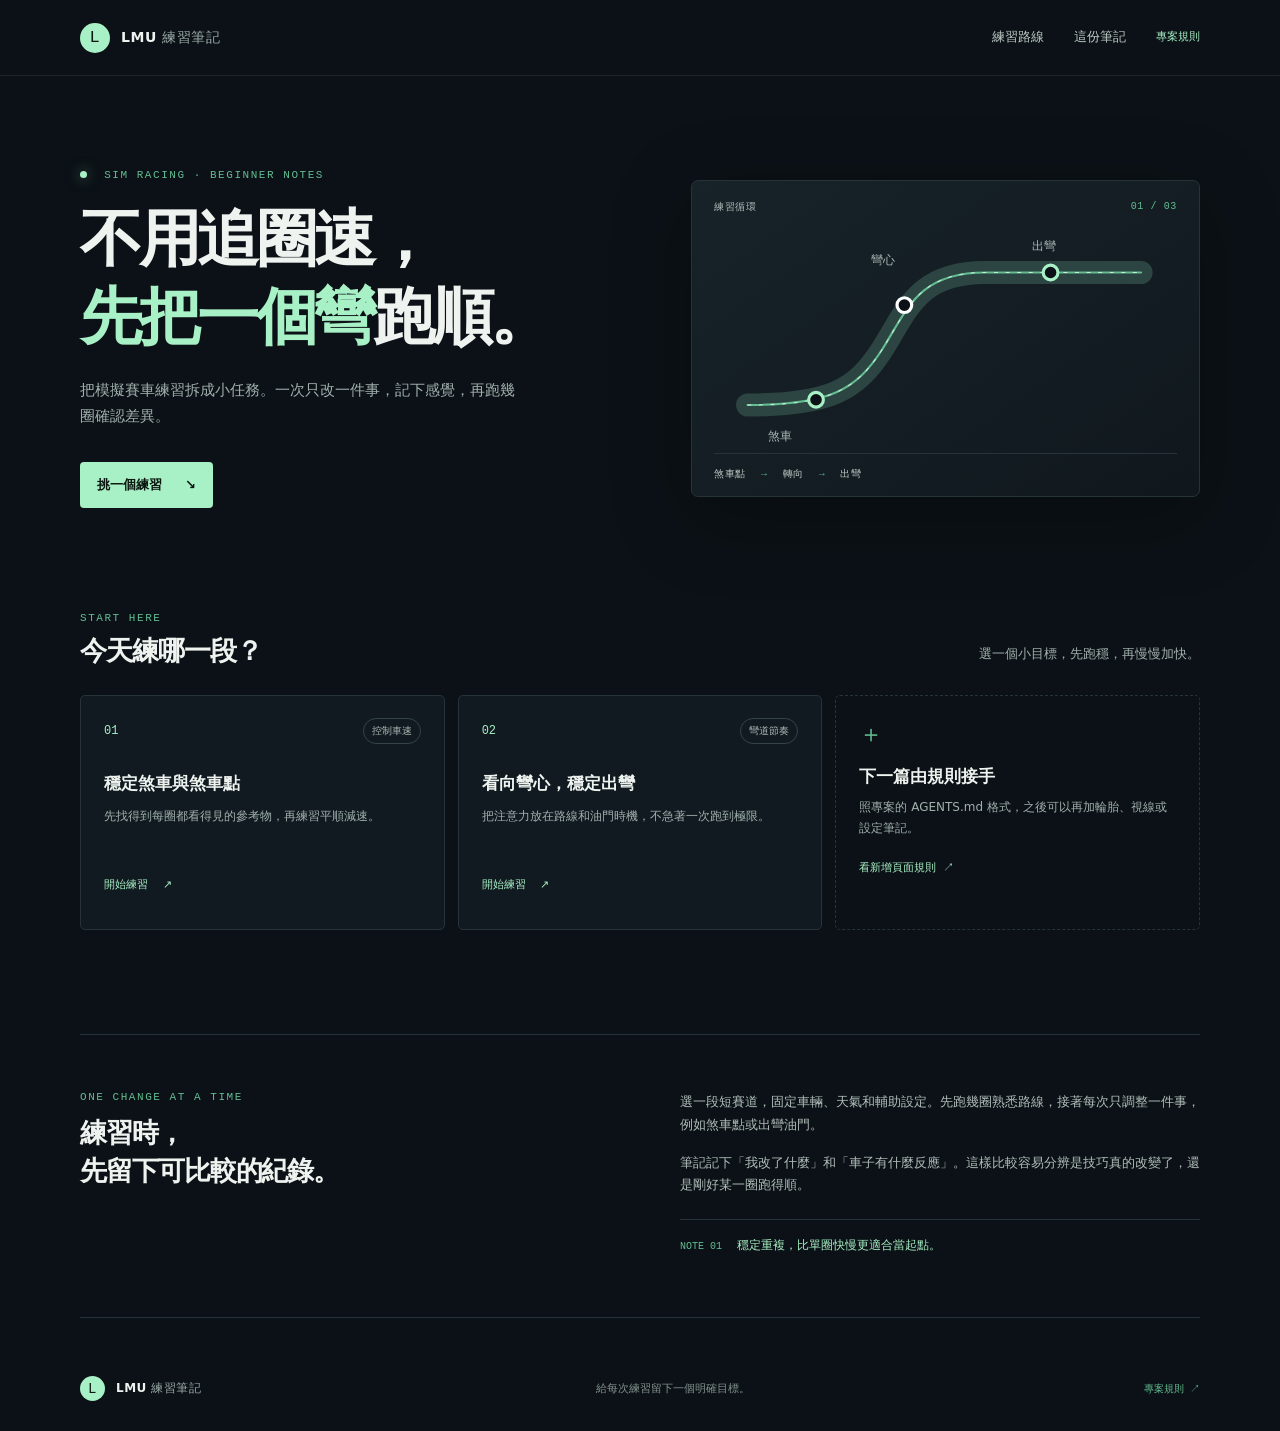
<file: index.html>
<!doctype html>
<html lang="zh-Hant">
<head>
  <meta charset="utf-8">
  <meta name="viewport" content="width=device-width, initial-scale=1">
  <meta name="description" content="給模擬賽車新手的練習筆記：把煞車、視線與出彎拆成可以重複練習的小任務。">
  <meta name="theme-color" content="#0b1116">
  <title>LMU 新手練習筆記｜從一個彎開始</title>
  <link rel="icon" type="image/svg+xml" href="./assets/images/favicon.svg">
  <link rel="stylesheet" href="./assets/css/style.css">
  <script src="./assets/js/main.js" defer></script>
</head>
<body>
  <a class="skip-link" href="#main">跳到主要內容</a>
  <header class="site-header">
    <a class="brand" href="./index.html" aria-label="LMU 新手練習筆記首頁"><span class="brand-mark">L</span><span>LMU <span class="muted">練習筆記</span></span></a>
    <nav class="top-nav" aria-label="主要導覽"><a href="#route">練習路線</a><a href="#about">這份筆記</a><a class="nav-rule" href="./AGENTS.md">專案規則</a></nav>
  </header>

  <main id="main">
    <section class="hero wrap">
      <div class="hero-copy">
        <p class="eyebrow"><span class="live-dot"></span> SIM RACING · BEGINNER NOTES</p>
        <h1>不用追圈速，<br><span class="accent">先把一個彎</span>跑順。</h1>
        <p class="hero-lede">把模擬賽車練習拆成小任務。一次只改一件事，記下感覺，再跑幾圈確認差異。</p>
        <a class="button" href="#route">挑一個練習 <span aria-hidden="true">↘</span></a>
      </div>
      <div class="track-card" aria-label="練習流程示意">
        <div class="track-top"><span>練習循環</span><span class="track-status">01 / 03</span></div>
        <svg class="track-art" viewBox="0 0 440 220" role="img" aria-labelledby="track-title track-desc">
          <title id="track-title">一個彎的練習路線</title><desc id="track-desc">薄荷綠路線由直線進入彎心，再從彎道出口離開，標示煞車、轉向和出彎三個階段。</desc>
          <path class="track-shadow" d="M32 174 C110 174 135 160 160 121 C184 83 194 48 258 48 L406 48"/>
          <path class="track-line" d="M32 174 C110 174 135 160 160 121 C184 83 194 48 258 48 L406 48"/>
          <path class="track-dash" d="M32 174 C110 174 135 160 160 121 C184 83 194 48 258 48 L406 48"/>
          <circle class="track-point point-one" cx="97" cy="169" r="7"/><circle class="track-point point-two" cx="181" cy="79" r="7"/><circle class="track-point point-three" cx="320" cy="48" r="7"/>
          <text x="51" y="207">煞車</text><text x="149" y="40">彎心</text><text x="302" y="27">出彎</text>
        </svg>
        <div class="track-bottom"><span>煞車點</span><span aria-hidden="true">→</span><span>轉向</span><span aria-hidden="true">→</span><span>出彎</span></div>
      </div>
    </section>

    <section class="wrap route-section" id="route">
      <div class="section-heading"><div><p class="eyebrow">START HERE</p><h2>今天練哪一段？</h2></div><p>選一個小目標，先跑穩，再慢慢加快。</p></div>
      <div class="lesson-grid">
        <a class="lesson-card" href="./pages/braking-basics.html">
          <div class="card-meta"><span class="lesson-number">01</span><span class="tag">控制車速</span></div>
          <h3>穩定煞車與煞車點</h3>
          <p>先找得到每圈都看得見的參考物，再練習平順減速。</p>
          <span class="card-link">開始練習 <span aria-hidden="true">↗</span></span>
        </a>
        <a class="lesson-card" href="./pages/corner-exit.html">
          <div class="card-meta"><span class="lesson-number">02</span><span class="tag">彎道節奏</span></div>
          <h3>看向彎心，穩定出彎</h3>
          <p>把注意力放在路線和油門時機，不急著一次跑到極限。</p>
          <span class="card-link">開始練習 <span aria-hidden="true">↗</span></span>
        </a>
        <article class="next-card">
          <span class="next-icon" aria-hidden="true">＋</span>
          <h3>下一篇由規則接手</h3>
          <p>照專案的 AGENTS.md 格式，之後可以再加輪胎、視線或設定筆記。</p>
          <a href="./AGENTS.md">看新增頁面規則 <span aria-hidden="true">↗</span></a>
        </article>
      </div>
    </section>

    <section class="wrap about-section" id="about">
      <div><p class="eyebrow">ONE CHANGE AT A TIME</p><h2>練習時，<br>先留下可比較的紀錄。</h2></div>
      <div class="about-copy"><p>選一段短賽道，固定車輛、天氣和輔助設定。先跑幾圈熟悉路線，接著每次只調整一件事，例如煞車點或出彎油門。</p><p>筆記記下「我改了什麼」和「車子有什麼反應」。這樣比較容易分辨是技巧真的改變了，還是剛好某一圈跑得順。</p><div class="note-line"><span class="note-index">NOTE 01</span><span>穩定重複，比單圈快慢更適合當起點。</span></div></div>
    </section>
  </main>

  <footer class="site-footer wrap"><a class="brand" href="./index.html"><span class="brand-mark">L</span><span>LMU <span class="muted">練習筆記</span></span></a><span>給每次練習留下一個明確目標。</span><a href="./AGENTS.md">專案規則 ↗</a></footer>
</body>
</html>
</file>
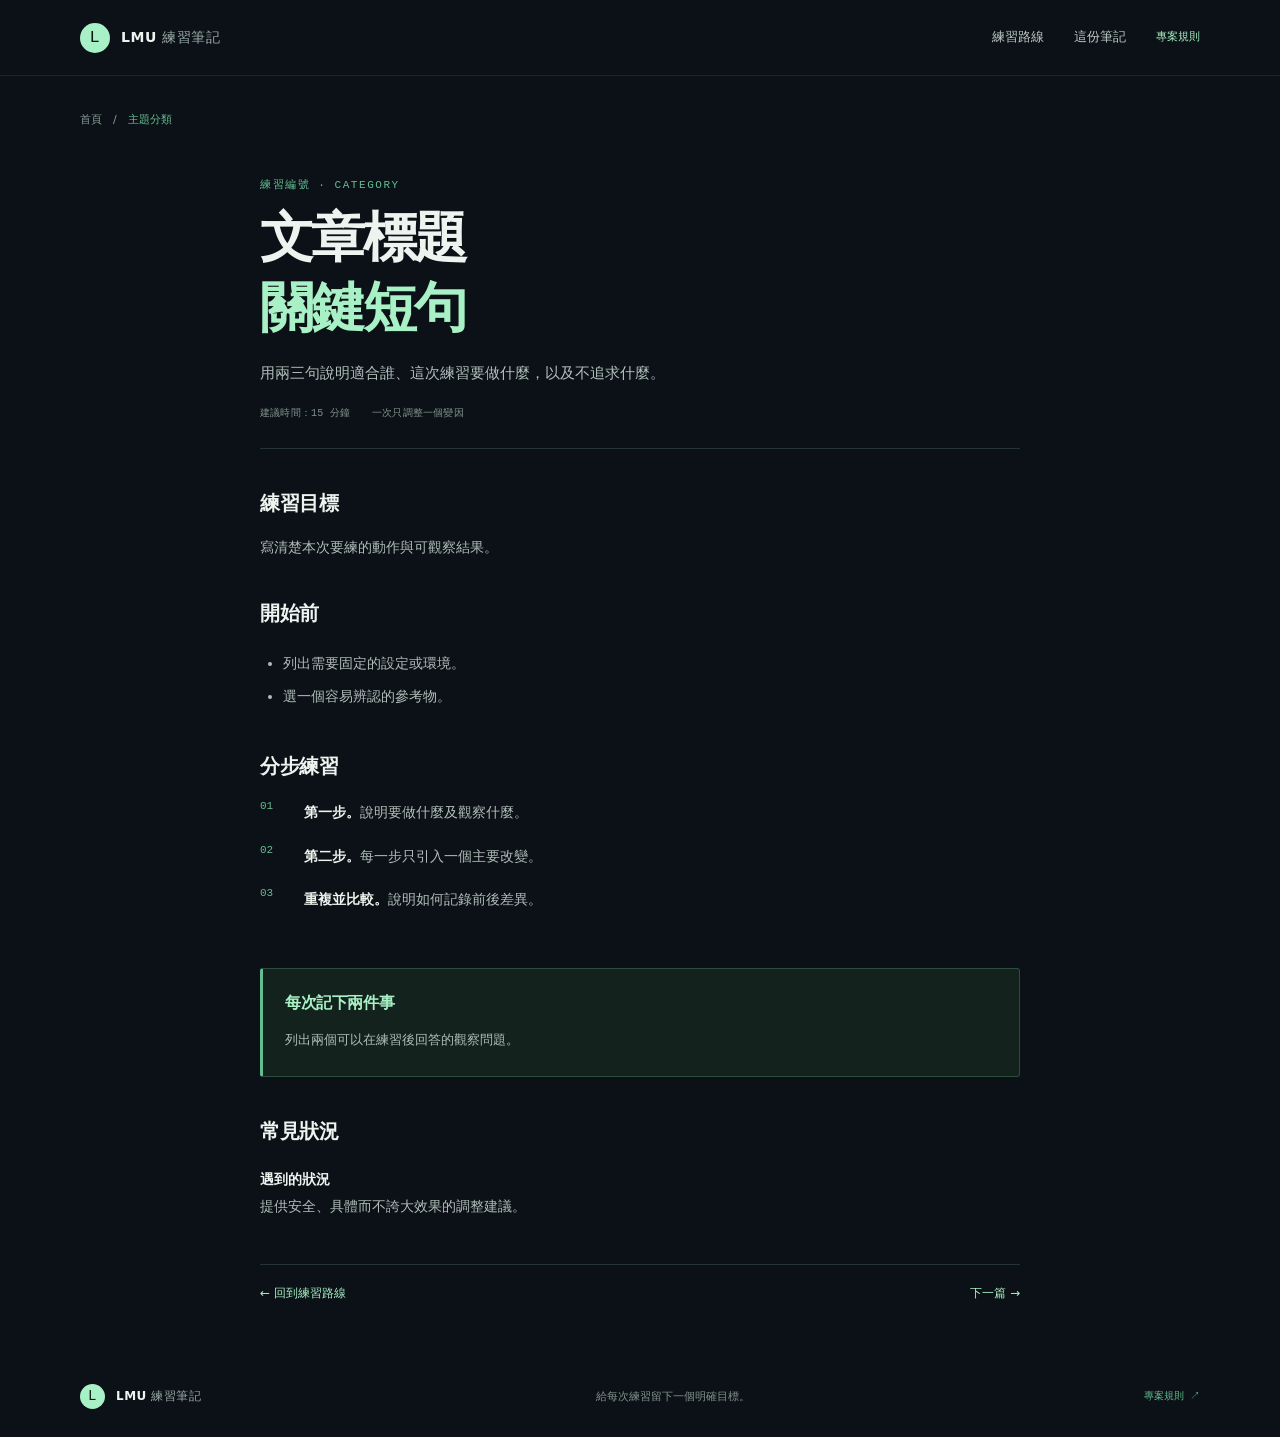
<file: article-template.html>
<!doctype html>
<html lang="zh-Hant">
<head>
  <meta charset="utf-8">
  <meta name="viewport" content="width=device-width, initial-scale=1">
  <meta name="description" content="用一句話說明這篇練習筆記的內容。">
  <meta name="theme-color" content="#0b1116">
  <title>文章標題｜LMU 練習筆記</title>
  <link rel="icon" type="image/svg+xml" href="../assets/images/favicon.svg">
  <link rel="stylesheet" href="../assets/css/style.css">
  <script src="../assets/js/main.js" defer></script>
</head>
<body>
  <a class="skip-link" href="#main">跳到主要內容</a>
  <header class="site-header">
    <a class="brand" href="../index.html" aria-label="LMU 新手練習筆記首頁"><span class="brand-mark">L</span><span>LMU <span class="muted">練習筆記</span></span></a>
    <nav class="top-nav" aria-label="主要導覽"><a href="../index.html#route">練習路線</a><a href="../index.html#about">這份筆記</a><a class="nav-rule" href="../AGENTS.md">專案規則</a></nav>
  </header>
  <main id="main" class="wrap article-layout">
    <nav class="breadcrumbs" aria-label="麵包屑"><a href="../index.html">首頁</a><span aria-hidden="true">/</span><span>主題分類</span></nav>
    <article class="article">
      <header class="article-header">
        <p class="eyebrow">練習編號 · CATEGORY</p>
        <h1>文章標題<br><span class="accent">關鍵短句</span></h1>
        <p class="article-lede">用兩三句說明適合誰、這次練習要做什麼，以及不追求什麼。</p>
        <div class="article-meta"><span>建議時間：15 分鐘</span><span>一次只調整一個變因</span></div>
      </header>
      <section><h2>練習目標</h2><p>寫清楚本次要練的動作與可觀察結果。</p></section>
      <section><h2>開始前</h2><ul><li>列出需要固定的設定或環境。</li><li>選一個容易辨認的參考物。</li></ul></section>
      <section><h2>分步練習</h2><ol class="steps"><li><strong>第一步。</strong>說明要做什麼及觀察什麼。</li><li><strong>第二步。</strong>每一步只引入一個主要改變。</li><li><strong>重複並比較。</strong>說明如何記錄前後差異。</li></ol></section>
      <section class="callout"><h2>每次記下兩件事</h2><p>列出兩個可以在練習後回答的觀察問題。</p></section>
      <section><h2>常見狀況</h2><dl class="faq"><dt>遇到的狀況</dt><dd>提供安全、具體而不誇大效果的調整建議。</dd></dl></section>
      <nav class="article-next" aria-label="文章導覽"><a href="../index.html">← 回到練習路線</a><a href="../index.html">下一篇 →</a></nav>
    </article>
  </main>
  <footer class="site-footer wrap"><a class="brand" href="../index.html"><span class="brand-mark">L</span><span>LMU <span class="muted">練習筆記</span></span></a><span>給每次練習留下一個明確目標。</span><a href="../AGENTS.md">專案規則 ↗</a></footer>
</body>
</html>
</file>
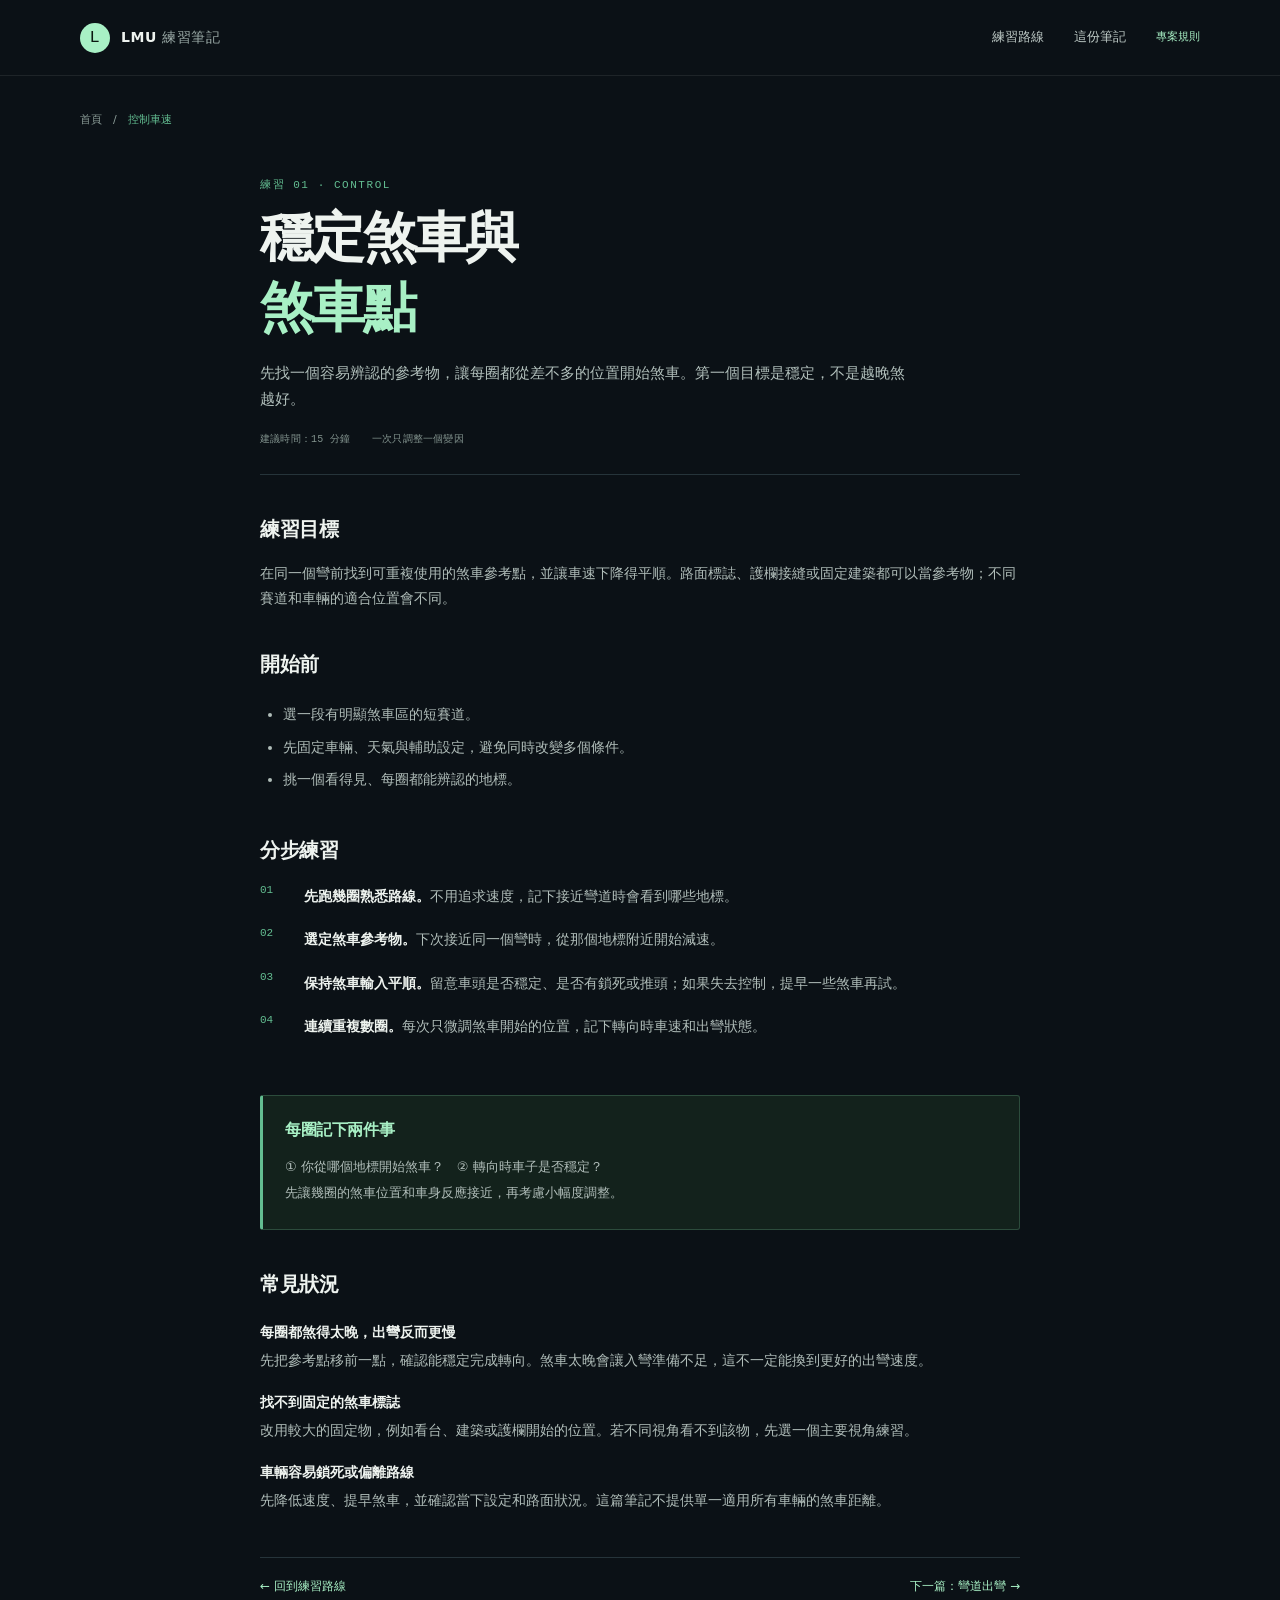
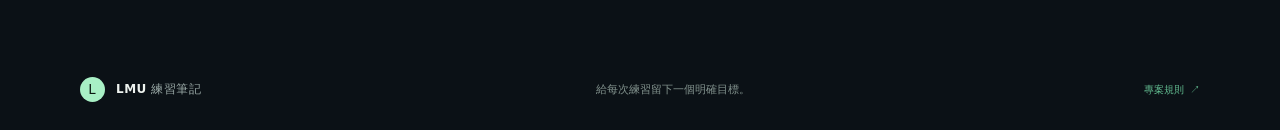
<file: braking-basics.html>
<!doctype html>
<html lang="zh-Hant">
<head>
  <meta charset="utf-8">
  <meta name="viewport" content="width=device-width, initial-scale=1">
  <meta name="description" content="用固定參考物練習煞車點和減速節奏，讓每圈都能從相近的位置開始。">
  <meta name="theme-color" content="#0b1116">
  <title>穩定煞車與煞車點｜LMU 練習筆記</title>
  <link rel="icon" type="image/svg+xml" href="../assets/images/favicon.svg">
  <link rel="stylesheet" href="../assets/css/style.css">
  <script src="../assets/js/main.js" defer></script>
</head>
<body>
  <a class="skip-link" href="#main">跳到主要內容</a>
  <header class="site-header"><a class="brand" href="../index.html" aria-label="LMU 新手練習筆記首頁"><span class="brand-mark">L</span><span>LMU <span class="muted">練習筆記</span></span></a><nav class="top-nav" aria-label="主要導覽"><a href="../index.html#route">練習路線</a><a href="../index.html#about">這份筆記</a><a class="nav-rule" href="../AGENTS.md">專案規則</a></nav></header>
  <main id="main" class="wrap article-layout">
    <nav class="breadcrumbs" aria-label="麵包屑"><a href="../index.html">首頁</a><span aria-hidden="true">/</span><span>控制車速</span></nav>
    <article class="article">
      <header class="article-header"><p class="eyebrow">練習 01 · CONTROL</p><h1>穩定煞車與<br><span class="accent">煞車點</span></h1><p class="article-lede">先找一個容易辨認的參考物，讓每圈都從差不多的位置開始煞車。第一個目標是穩定，不是越晚煞越好。</p><div class="article-meta"><span>建議時間：15 分鐘</span><span>一次只調整一個變因</span></div></header>
      <section><h2>練習目標</h2><p>在同一個彎前找到可重複使用的煞車參考點，並讓車速下降得平順。路面標誌、護欄接縫或固定建築都可以當參考物；不同賽道和車輛的適合位置會不同。</p></section>
      <section><h2>開始前</h2><ul><li>選一段有明顯煞車區的短賽道。</li><li>先固定車輛、天氣與輔助設定，避免同時改變多個條件。</li><li>挑一個看得見、每圈都能辨認的地標。</li></ul></section>
      <section><h2>分步練習</h2><ol class="steps"><li><strong>先跑幾圈熟悉路線。</strong>不用追求速度，記下接近彎道時會看到哪些地標。</li><li><strong>選定煞車參考物。</strong>下次接近同一個彎時，從那個地標附近開始減速。</li><li><strong>保持煞車輸入平順。</strong>留意車頭是否穩定、是否有鎖死或推頭；如果失去控制，提早一些煞車再試。</li><li><strong>連續重複數圈。</strong>每次只微調煞車開始的位置，記下轉向時車速和出彎狀態。</li></ol></section>
      <section class="callout"><h2>每圈記下兩件事</h2><p>① 你從哪個地標開始煞車？　② 轉向時車子是否穩定？</p><p>先讓幾圈的煞車位置和車身反應接近，再考慮小幅度調整。</p></section>
      <section><h2>常見狀況</h2><dl class="faq"><dt>每圈都煞得太晚，出彎反而更慢</dt><dd>先把參考點移前一點，確認能穩定完成轉向。煞車太晚會讓入彎準備不足，這不一定能換到更好的出彎速度。</dd><dt>找不到固定的煞車標誌</dt><dd>改用較大的固定物，例如看台、建築或護欄開始的位置。若不同視角看不到該物，先選一個主要視角練習。</dd><dt>車輛容易鎖死或偏離路線</dt><dd>先降低速度、提早煞車，並確認當下設定和路面狀況。這篇筆記不提供單一適用所有車輛的煞車距離。</dd></dl></section>
      <nav class="article-next" aria-label="文章導覽"><a href="../index.html">← 回到練習路線</a><a href="./corner-exit.html">下一篇：彎道出彎 →</a></nav>
    </article>
  </main>
  <footer class="site-footer wrap"><a class="brand" href="../index.html"><span class="brand-mark">L</span><span>LMU <span class="muted">練習筆記</span></span></a><span>給每次練習留下一個明確目標。</span><a href="../AGENTS.md">專案規則 ↗</a></footer>
</body>
</html>
</file>
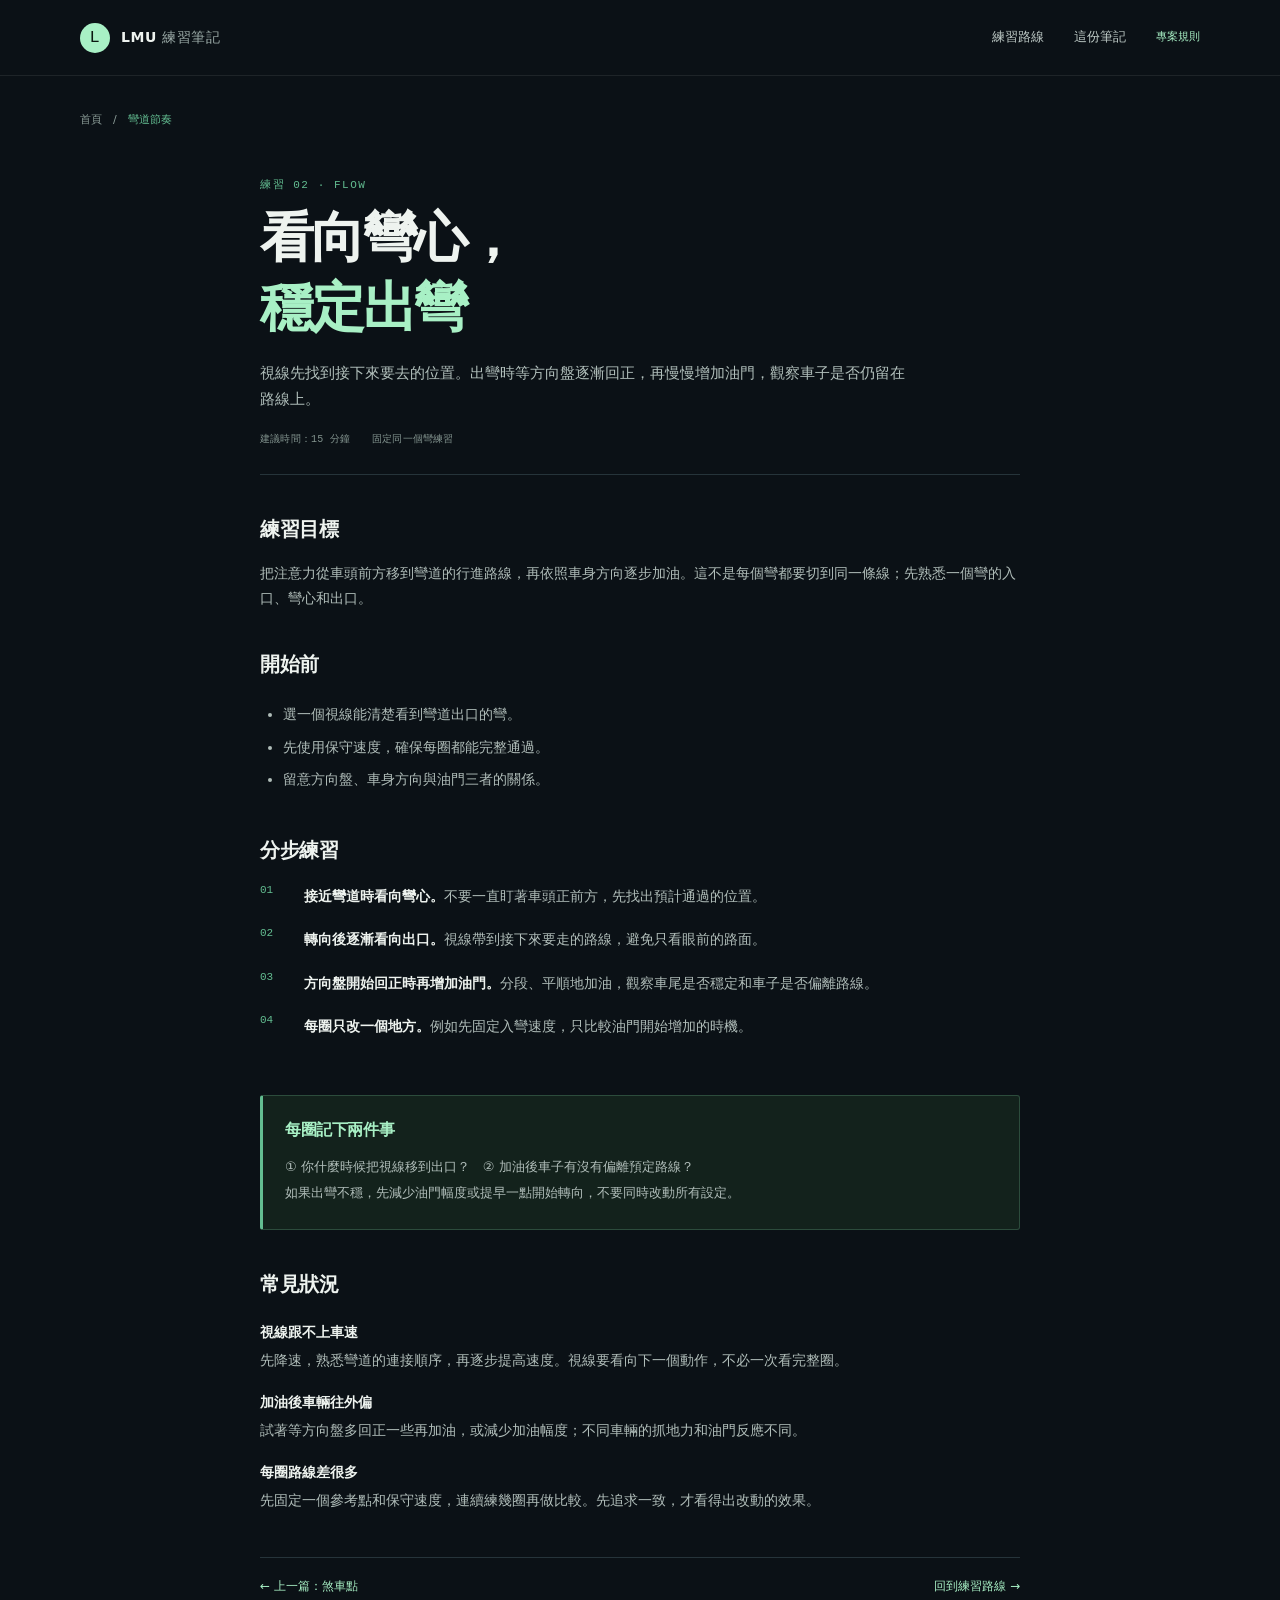
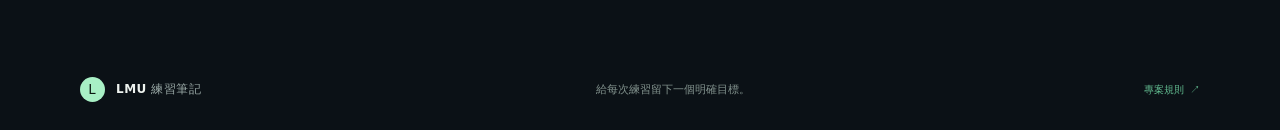
<file: corner-exit.html>
<!doctype html>
<html lang="zh-Hant">
<head>
  <meta charset="utf-8">
  <meta name="viewport" content="width=device-width, initial-scale=1">
  <meta name="description" content="練習視線和彎道出彎節奏，讓方向盤逐漸回正後再增加油門。">
  <meta name="theme-color" content="#0b1116">
  <title>看向彎心，穩定出彎｜LMU 練習筆記</title>
  <link rel="icon" type="image/svg+xml" href="../assets/images/favicon.svg">
  <link rel="stylesheet" href="../assets/css/style.css">
  <script src="../assets/js/main.js" defer></script>
</head>
<body>
  <a class="skip-link" href="#main">跳到主要內容</a>
  <header class="site-header"><a class="brand" href="../index.html" aria-label="LMU 新手練習筆記首頁"><span class="brand-mark">L</span><span>LMU <span class="muted">練習筆記</span></span></a><nav class="top-nav" aria-label="主要導覽"><a href="../index.html#route">練習路線</a><a href="../index.html#about">這份筆記</a><a class="nav-rule" href="../AGENTS.md">專案規則</a></nav></header>
  <main id="main" class="wrap article-layout">
    <nav class="breadcrumbs" aria-label="麵包屑"><a href="../index.html">首頁</a><span aria-hidden="true">/</span><span>彎道節奏</span></nav>
    <article class="article">
      <header class="article-header"><p class="eyebrow">練習 02 · FLOW</p><h1>看向彎心，<br><span class="accent">穩定出彎</span></h1><p class="article-lede">視線先找到接下來要去的位置。出彎時等方向盤逐漸回正，再慢慢增加油門，觀察車子是否仍留在路線上。</p><div class="article-meta"><span>建議時間：15 分鐘</span><span>固定同一個彎練習</span></div></header>
      <section><h2>練習目標</h2><p>把注意力從車頭前方移到彎道的行進路線，再依照車身方向逐步加油。這不是每個彎都要切到同一條線；先熟悉一個彎的入口、彎心和出口。</p></section>
      <section><h2>開始前</h2><ul><li>選一個視線能清楚看到彎道出口的彎。</li><li>先使用保守速度，確保每圈都能完整通過。</li><li>留意方向盤、車身方向與油門三者的關係。</li></ul></section>
      <section><h2>分步練習</h2><ol class="steps"><li><strong>接近彎道時看向彎心。</strong>不要一直盯著車頭正前方，先找出預計通過的位置。</li><li><strong>轉向後逐漸看向出口。</strong>視線帶到接下來要走的路線，避免只看眼前的路面。</li><li><strong>方向盤開始回正時再增加油門。</strong>分段、平順地加油，觀察車尾是否穩定和車子是否偏離路線。</li><li><strong>每圈只改一個地方。</strong>例如先固定入彎速度，只比較油門開始增加的時機。</li></ol></section>
      <section class="callout"><h2>每圈記下兩件事</h2><p>① 你什麼時候把視線移到出口？　② 加油後車子有沒有偏離預定路線？</p><p>如果出彎不穩，先減少油門幅度或提早一點開始轉向，不要同時改動所有設定。</p></section>
      <section><h2>常見狀況</h2><dl class="faq"><dt>視線跟不上車速</dt><dd>先降速，熟悉彎道的連接順序，再逐步提高速度。視線要看向下一個動作，不必一次看完整圈。</dd><dt>加油後車輛往外偏</dt><dd>試著等方向盤多回正一些再加油，或減少加油幅度；不同車輛的抓地力和油門反應不同。</dd><dt>每圈路線差很多</dt><dd>先固定一個參考點和保守速度，連續練幾圈再做比較。先追求一致，才看得出改動的效果。</dd></dl></section>
      <nav class="article-next" aria-label="文章導覽"><a href="./braking-basics.html">← 上一篇：煞車點</a><a href="../index.html">回到練習路線 →</a></nav>
    </article>
  </main>
  <footer class="site-footer wrap"><a class="brand" href="../index.html"><span class="brand-mark">L</span><span>LMU <span class="muted">練習筆記</span></span></a><span>給每次練習留下一個明確目標。</span><a href="../AGENTS.md">專案規則 ↗</a></footer>
</body>
</html>
</file>
<file: assets/css/style.css>
:root{color-scheme:dark;--bg:#0b1116;--panel:#111a20;--panel2:#151f25;--line:#26343a;--text:#eef3ef;--muted:#a1b0ad;--mint:#a8f0c5;--mint-dim:#63bd91;--mono:'DM Mono',monospace;--sans:'Noto Sans TC',system-ui,-apple-system,sans-serif}
*{box-sizing:border-box}html{scroll-behavior:smooth}body{margin:0;background:var(--bg);color:var(--text);font:16px/1.75 var(--sans);-webkit-font-smoothing:antialiased}a{color:inherit;text-decoration:none}a:hover{color:var(--mint)}a:focus-visible{outline:2px solid var(--mint);outline-offset:5px;border-radius:3px}.wrap{width:min(1120px,calc(100% - 48px));margin-inline:auto}.skip-link{position:absolute;top:-60px;left:16px;background:var(--mint);color:#08120c;padding:8px 12px;z-index:10}.skip-link:focus{top:12px}.site-header{height:76px;padding:0 max(24px,calc((100vw - 1120px)/2));display:flex;align-items:center;justify-content:space-between;border-bottom:1px solid rgba(255,255,255,.08)}.brand{display:inline-flex;align-items:center;gap:11px;font-size:14px;font-weight:700;letter-spacing:.04em}.brand-mark{width:30px;height:30px;display:grid;place-items:center;background:var(--mint);color:#0b1710;font:500 17px var(--mono);border-radius:50%}.muted{color:#9aa9a6;font-weight:500}.top-nav{display:flex;gap:30px;align-items:center;color:#becac6;font-size:13px}.top-nav a{transition:color .18s}.top-nav .nav-rule{font-family:var(--mono);font-size:11px;color:var(--mint)}.hero{display:grid;grid-template-columns:1.04fr .96fr;gap:60px;align-items:center;padding-top:93px;padding-bottom:104px;min-height:520px}.eyebrow{font:11px var(--mono);letter-spacing:.14em;color:var(--mint-dim);margin:0 0 19px}.live-dot{display:inline-block;width:7px;height:7px;border-radius:50%;background:var(--mint);margin-right:9px;box-shadow:0 0 14px #a8f0c580}.hero h1{font-size:clamp(40px,5vw,62px);line-height:1.25;letter-spacing:-.055em;margin:0 0 22px}.accent{color:var(--mint)}.hero-lede{max-width:440px;color:var(--muted);font-size:15px;margin:0 0 32px}.button{display:inline-flex;gap:23px;align-items:center;padding:12px 17px;background:var(--mint);color:#0b1710;border-radius:4px;font-size:13px;font-weight:700}.button:hover{color:#0b1710;background:#c9f8da}.track-card{background:linear-gradient(145deg,#172329,#10181d);border:1px solid var(--line);border-radius:7px;padding:19px 22px 15px;box-shadow:0 20px 80px #0004}.track-top,.track-bottom{display:flex;align-items:center;justify-content:space-between;color:#aab8b5;font:10px var(--mono);letter-spacing:.06em}.track-status{color:var(--mint-dim)}.track-art{display:block;width:100%;height:auto;margin:8px 0 0;overflow:visible}.track-art text{fill:#aab8b5;font:11px var(--mono)}.track-shadow,.track-line,.track-dash{fill:none;stroke-linecap:round;stroke-linejoin:round}.track-shadow{stroke:#2c4542;stroke-width:22}.track-line{stroke:var(--mint-dim);stroke-width:2}.track-dash{stroke:#e2f9e9;stroke-width:1;stroke-dasharray:3 8;opacity:.8}.track-point{fill:var(--bg);stroke:var(--mint);stroke-width:3}.point-two{stroke:#fff}.track-bottom{justify-content:flex-start;gap:15px;border-top:1px solid #26343a;padding-top:13px;color:#c1cbc8}.track-bottom span:nth-child(even){color:var(--mint-dim)}.route-section{padding:0 0 104px}.section-heading{display:flex;justify-content:space-between;align-items:end;margin-bottom:25px}.section-heading h2,.about-section h2{margin:0;font-size:27px;letter-spacing:-.04em;line-height:1.4}.section-heading .eyebrow{margin-bottom:8px}.section-heading>p{color:var(--muted);font-size:13px;margin:0 0 4px}.lesson-grid{display:grid;grid-template-columns:repeat(3,1fr);gap:13px}.lesson-card,.next-card{min-height:235px;padding:22px 23px;background:var(--panel);border:1px solid var(--line);border-radius:5px;transition:transform .2s,border-color .2s}.lesson-card:hover{transform:translateY(-3px);border-color:#547d69;color:var(--text)}.card-meta{display:flex;align-items:center;justify-content:space-between}.lesson-number{font:12px var(--mono);color:var(--mint)}.tag{padding:3px 8px;color:#aab8b5;border:1px solid #34434a;border-radius:20px;font-size:10px}.lesson-card h3,.next-card h3{font-size:17px;margin:25px 0 8px}.lesson-card p,.next-card p{font-size:12px;line-height:1.8;color:var(--muted);min-height:44px;margin:0 0 19px}.card-link,.next-card>a{font:11px var(--mono);color:var(--mint)}.card-link span{margin-left:8px}.next-card{background:transparent;border-style:dashed}.next-icon{font:24px var(--mono);color:var(--mint-dim)}.next-card h3{margin:11px 0 5px}.next-card p{min-height:auto;margin-bottom:12px}.about-section{border-top:1px solid var(--line);border-bottom:1px solid var(--line);padding-block:56px 61px;display:grid;grid-template-columns:1fr 1fr;gap:80px;margin-bottom:58px}.about-section .eyebrow{margin-bottom:11px}.about-copy p{font-size:13px;color:#b0bdb9;margin:0 0 15px}.note-line{display:flex;gap:15px;align-items:baseline;border-top:1px solid var(--line);padding-top:15px;margin-top:22px;color:var(--mint);font-size:12px}.note-index{font:10px var(--mono);color:var(--mint-dim)}.site-footer{display:flex;justify-content:space-between;align-items:center;padding-block:0 28px;color:#83938e;font-size:11px}.site-footer .brand{color:var(--text);font-size:12px}.site-footer .brand-mark{width:25px;height:25px;font-size:14px}.site-footer>a:last-child{font:10px var(--mono);color:var(--mint-dim)}
.article-layout{padding-top:34px;padding-bottom:80px}.breadcrumbs{display:flex;gap:11px;align-items:center;color:#8c9d98;font-size:11px}.breadcrumbs span:last-child{color:var(--mint-dim)}.article{width:min(760px,100%);margin:48px auto 0}.article-header{padding-bottom:28px;border-bottom:1px solid var(--line);margin-bottom:37px}.article-header .eyebrow{margin-bottom:11px}.article h1{font-size:clamp(38px,6vw,54px);line-height:1.3;letter-spacing:-.05em;margin:0 0 16px}.article-lede{font-size:15px;color:#b1bfbb;max-width:650px;margin:0 0 20px}.article-meta{display:flex;gap:22px;color:#82938e;font:10px var(--mono);letter-spacing:.02em}.article section{margin:0 0 37px}.article section h2{font-size:20px;margin:0 0 12px;letter-spacing:-.025em}.article section p,.article li,.faq dd{color:#b0bdb9;font-size:14px}.article ul,.article ol{padding-left:23px}.article li{padding:4px 0}.steps{list-style:none;padding:0!important;counter-reset:step}.steps li{counter-increment:step;position:relative;padding:0 0 19px 44px}.steps li::before{content:'0' counter(step);position:absolute;left:0;top:0;color:var(--mint-dim);font:11px var(--mono)}.steps strong{color:#eef3ef}.callout{padding:20px 22px;background:#13221c;border:1px solid #2c4c3c;border-left:3px solid var(--mint-dim);border-radius:3px}.callout h2{font-size:16px!important;color:var(--mint)}.callout p{margin:4px 0;font-size:13px!important}.faq{margin:0}.faq dt{font-size:14px;font-weight:700;margin:18px 0 3px}.faq dd{margin:0 0 12px}.article-next{display:flex;justify-content:space-between;border-top:1px solid var(--line);padding-top:18px;margin-top:45px;font-size:12px;color:var(--mint)}
@media(max-width:760px){.wrap{width:min(100% - 36px,560px)}.site-header{height:66px;padding:0 18px}.top-nav{gap:14px;font-size:11px}.top-nav a:nth-child(2){display:none}.hero{grid-template-columns:1fr;gap:35px;padding-top:62px;padding-bottom:70px;min-height:auto}.hero h1{font-size:47px}.track-card{max-width:520px}.section-heading{display:block}.section-heading>p{margin-top:10px}.lesson-grid{grid-template-columns:1fr}.lesson-card,.next-card{min-height:0}.lesson-card p{min-height:0}.about-section{grid-template-columns:1fr;gap:24px;padding-block:42px}.site-footer{gap:14px;flex-wrap:wrap}.site-footer>span{order:3;width:100%}.article-layout{padding-top:25px}.article{margin-top:34px}.article-meta{flex-direction:column;gap:5px}.article-next{gap:18px}.article-next a:last-child{text-align:right}}
@media(max-width:380px){.top-nav{gap:9px}.top-nav .nav-rule{font-size:10px}.brand{font-size:12px}.hero h1{font-size:41px}.article-next{font-size:10px}}
@media(prefers-reduced-motion:reduce){html{scroll-behavior:auto}*,*::before,*::after{transition-duration:.01ms!important;animation-duration:.01ms!important}}
</file>
